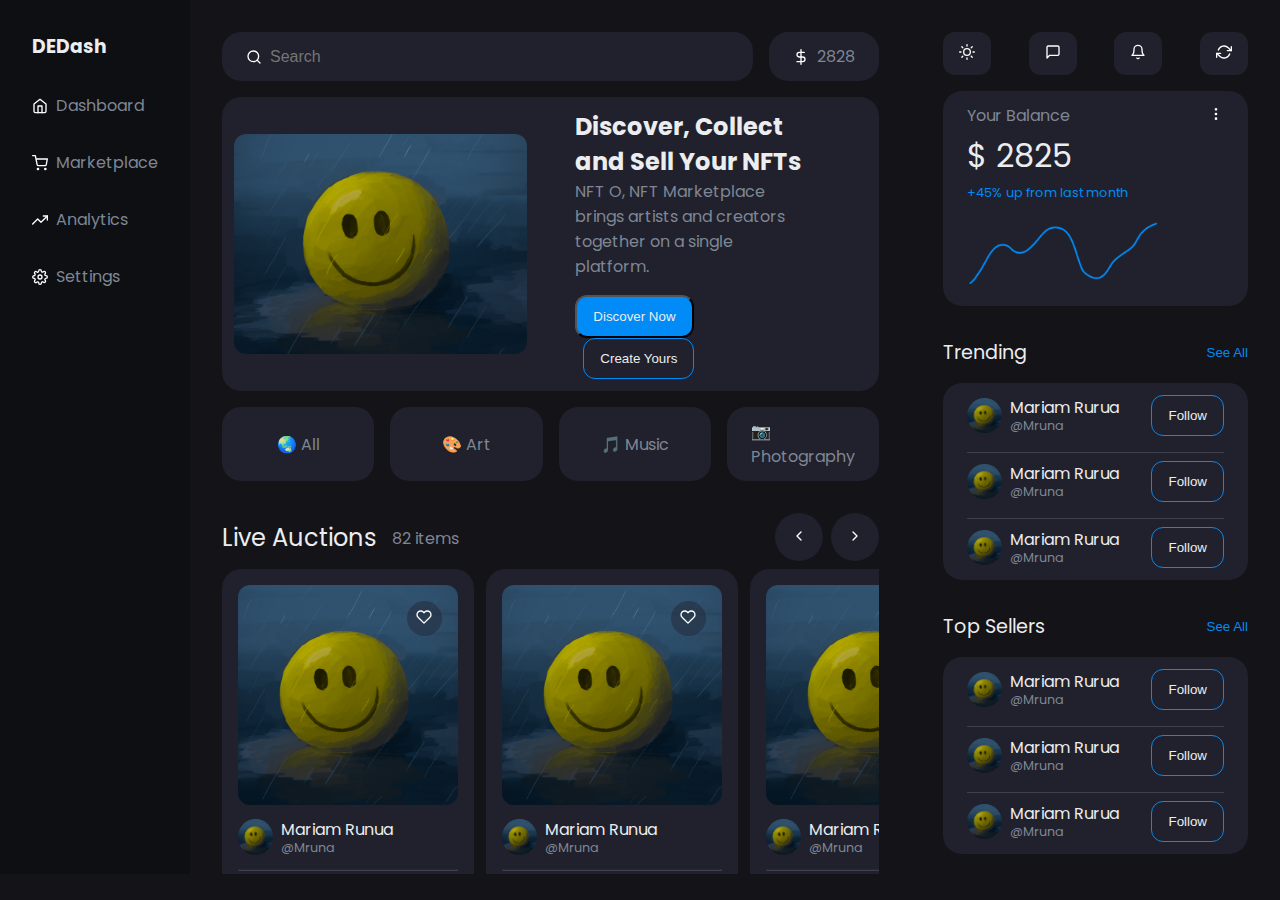
<file: Dashboard/index.html>
<!DOCTYPE html>
<html lang="en">

<head>
  <meta charset="UTF-8">
  <meta http-equiv="X-UA-Compatible" content="IE=edge">
  <meta name="viewport" content="width=device-width, initial-scale=1.0">
  <title>Dashboard</title>

  <link
    href="https://fonts.googleapis.com/css2?family=Poppins:wght@200;300;400;500;600&family=Rubik:wght@300;400&display=swap"
    rel="stylesheet">

  <link rel="stylesheet" href="css/styles.css">

</head>

<body>

  <nav>
    <h3>DEDash</h3>
    <ul>
      <li>
        <img class="icon-default" src="assets/icons/home.svg" alt="icon">
        <p>Dashboard</p>
      </li>
      <li>
        <img class="icon-default" src="assets/icons/shopping-cart.svg" alt="icon">
        <p>Marketplace</p>
      </li>
      <li>
        <img class="icon-default" src="assets/icons/trending-up.svg" alt="icon">
        <p>Analytics</p>
      </li>
      <li>
        <img class="icon-default" src="assets/icons/settings.svg" alt="icon">
        <p>Settings</p>
      </li>
    </ul>
  </nav>

  <main>

    <section id="section1">

      <div>
        <article class="container search">
          <img class="icon-default" src="assets/icons/search.svg" alt="search icon">
          <form action="">
            <input class="search-box" type="text" placeholder="Search">
          </form>
        </article>

        <article class="container">
          <img class="icon-default" src="assets/icons/dollar-sign.svg" alt="icon">
          <p>2828</p>
        </article>
      </div>

      <article class="container">
        <img src="./assets/images/smiley.png" alt="some image">
        <div>
          <h3>Discover, Collect and Sell Your NFTs</h2>
            <p>NFT O, NFT Marketplace brings artists and creators together on a single platform.</p>
            <div>
              <button class="btn-solid">Discover Now</button>
              <button class="btn-outline">Create Yours</button>
            </div>
        </div>
      </article>

      <article>
        <div class="container">
          <p>🌏 All</p>
        </div>
        <div class="container">
          <p>🎨 Art</p>
        </div>
        <div class="container">
          <p>🎵 Music</p>
        </div>
        <div class="container">
          <p>📷 Photography</p>
        </div>
      </article>

    </section>



    <section id="section2">

      <div>
        <p>Live Auctions</p>
        <span>82 items</span>
        <div>
          <button class="btn-solid"><img class="icon-default" src="assets/icons/chevron-left.svg" alt="icon"></button>
          <button class="btn-solid"><img class="icon-default" src="assets/icons/chevron-right.svg" alt="icon"></button>
        </div>
      </div>

      <article class="scroll-x">

        <div class="container card-element">
          <div>
            <img src="./assets/images/smiley.png" alt="image">
            <button><img class="icon-default heart-ico" src="assets/icons/heart.svg" alt="icon"></button>
          </div>

          <div>
            <img src="./assets/images/smiley.png" alt="profile picture">
            <div>
              <p>Mariam Runua</p>
              <p>@Mruna</p>
            </div>
          </div>

          <hr>

          <div>
            <div>
              <span>Highest bid</span>
              <p>9.2 ETH</p>
            </div>

            <div>
              <span>Remaining time</span>
              <p>04h:45m:28s</p>
            </div>
          </div>

        </div>

        <div class="container card-element">
          <div>
            <img src="./assets/images/smiley.png" alt="image">
            <button><img class="icon-default heart-ico" src="assets/icons/heart.svg" alt="icon"></button>
          </div>

          <div>
            <img src="./assets/images/smiley.png" alt="profile picture">
            <div>
              <p>Mariam Runua</p>
              <p>@Mruna</p>
            </div>
          </div>

          <hr>

          <div>
            <div>
              <span>Highest bid</span>
              <p>9.2 ETH</p>
            </div>

            <div>
              <span>Remaining time</span>
              <p>04h:45m:28s</p>
            </div>
          </div>

        </div>

        <div class="container card-element">
          <div>
            <img src="./assets/images/smiley.png" alt="image">
            <button><img class="icon-default heart-ico" src="assets/icons/heart.svg" alt="icon"></button>
          </div>

          <div>
            <img src="./assets/images/smiley.png" alt="profile picture">
            <div>
              <p>Mariam Runua</p>
              <p>@Mruna</p>
            </div>
          </div>

          <hr>

          <div>
            <div>
              <span>Highest bid</span>
              <p>9.2 ETH</p>
            </div>

            <div>
              <span>Remaining time</span>
              <p>04h:45m:28s</p>
            </div>
          </div>

        </div>

        <div class="container card-element">
          <div>
            <img src="./assets/images/smiley.png" alt="image">
            <button><img class="icon-default heart-ico" src="assets/icons/heart.svg" alt="icon"></button>
          </div>

          <div>
            <img src="./assets/images/smiley.png" alt="profile picture">
            <div>
              <p>Mariam Runua</p>
              <p>@Mruna</p>
            </div>
          </div>

          <hr>

          <div>
            <div>
              <span>Highest bid</span>
              <p>9.2 ETH</p>
            </div>

            <div>
              <span>Remaining time</span>
              <p>04h:45m:28s</p>
            </div>
          </div>

        </div>

        <div class="container card-element">
          <div>
            <img src="./assets/images/smiley.png" alt="image">
            <button><img class="icon-default heart-ico" src="assets/icons/heart.svg" alt="icon"></button>
          </div>

          <div>
            <img src="./assets/images/smiley.png" alt="profile picture">
            <div>
              <p>Mariam Runua</p>
              <p>@Mruna</p>
            </div>
          </div>

          <hr>

          <div>
            <div>
              <span>Highest bid</span>
              <p>9.2 ETH</p>
            </div>

            <div>
              <span>Remaining time</span>
              <p>04h:45m:28s</p>
            </div>
          </div>

        </div>

      </article>

      <div>
        <p>Top NFTs</p>
        <span>28 items</span>
        <div>
          <button class="btn-solid"><img class="icon-default" src="assets/icons/chevron-left.svg" alt="icon"></button>
          <button class="btn-solid"><img class="icon-default" src="assets/icons/chevron-right.svg" alt="icon"></button>
        </div>
      </div>

      <article class="scroll-x">

        <div class="container card-element">
          <div>
            <img src="./assets/images/smiley.png" alt="image">
            <button><img class="icon-default heart-ico" src="assets/icons/heart.svg" alt="icon"></button>
          </div>

          <div>
            <img src="./assets/images/smiley.png" alt="profile picture">
            <div>
              <p>Mariam Runua</p>
              <p>@Mruna</p>
            </div>
          </div>

          <hr>

          <div>
            <div>
              <span>Highest bid</span>
              <p>9.2 ETH</p>
            </div>

            <div>
              <span>Remaining time</span>
              <p>04h:45m:28s</p>
            </div>
          </div>

        </div>

        <div class="container card-element">
          <div>
            <img src="./assets/images/smiley.png" alt="image">
            <button><img class="icon-default heart-ico" src="assets/icons/heart.svg" alt="icon"></button>
          </div>

          <div>
            <img src="./assets/images/smiley.png" alt="profile picture">
            <div>
              <p>Mariam Runua</p>
              <p>@Mruna</p>
            </div>
          </div>

          <hr>

          <div>
            <div>
              <span>Highest bid</span>
              <p>9.2 ETH</p>
            </div>

            <div>
              <span>Remaining time</span>
              <p>04h:45m:28s</p>
            </div>
          </div>

        </div>

        <div class="container card-element">
          <div>
            <img src="./assets/images/smiley.png" alt="image">
            <button><img class="icon-default heart-ico" src="assets/icons/heart.svg" alt="icon"></button>
          </div>

          <div>
            <img src="./assets/images/smiley.png" alt="profile picture">
            <div>
              <p>Mariam Runua</p>
              <p>@Mruna</p>
            </div>
          </div>

          <hr>

          <div>
            <div>
              <span>Highest bid</span>
              <p>9.2 ETH</p>
            </div>

            <div>
              <span>Remaining time</span>
              <p>04h:45m:28s</p>
            </div>
          </div>

        </div>

        <div class="container card-element">
          <div>
            <img src="./assets/images/smiley.png" alt="image">
            <button><img class="icon-default heart-ico" src="assets/icons/heart.svg" alt="icon"></button>
          </div>

          <div>
            <img src="./assets/images/smiley.png" alt="profile picture">
            <div>
              <p>Mariam Runua</p>
              <p>@Mruna</p>
            </div>
          </div>

          <hr>

          <div>
            <div>
              <span>Highest bid</span>
              <p>9.2 ETH</p>
            </div>

            <div>
              <span>Remaining time</span>
              <p>04h:45m:28s</p>
            </div>
          </div>

        </div>

        <div class="container card-element">
          <div>
            <img src="./assets/images/smiley.png" alt="image">
            <button><img class="icon-default heart-ico" src="assets/icons/heart.svg" alt="icon"></button>
          </div>

          <div>
            <img src="./assets/images/smiley.png" alt="profile picture">
            <div>
              <p>Mariam Runua</p>
              <p>@Mruna</p>
            </div>
          </div>

          <hr>

          <div>
            <div>
              <span>Highest bid</span>
              <p>9.2 ETH</p>
            </div>

            <div>
              <span>Remaining time</span>
              <p>04h:45m:28s</p>
            </div>
          </div>

        </div>

      </article>



    </section>

  </main>

  <div>
    <aside>

      <div>
        <button class="btn-solid"><img class="icon-default" src="assets/icons/sun.svg" alt="icon"></button>
        <button class="btn-solid"><img class="icon-default" src="assets/icons/message-square.svg" alt="icon"></button>
        <button class="btn-solid"><img class="icon-default" src="assets/icons/bell.svg" alt="icon"></button>
        <button class="btn-solid"><img class="icon-default" src="assets/icons/refresh-cw.svg" alt="icon"></button>
      </div>

      <section>

        <article class="container" id="overview">
          <div>
            <span>Your Balance</span>
            <button class="btn-text"><img class="icon-default" src="assets/icons/more-vertical.svg" alt="icon"></button>
          </div>
          <h4>$ 2825</h4>
          <p>+45% up from last month</p>
          <img src="./assets/images/line.png" alt="graph line">
        </article>

        <div>
          <p>Trending</p>
          <button class="btn-text">See All</button>
        </div>

        <article class="container profile-list">
          <div>
            <img src="./assets/images/smiley.png" alt="image">
            <div>
              <p>Mariam Rurua</p>
              <span>@Mruna</span>
            </div>
            <button class="btn-outline">Follow</button>
          </div>

          <div>
            <img src="./assets/images/smiley.png" alt="image">
            <div>
              <p>Mariam Rurua</p>
              <span>@Mruna</span>
            </div>
            <button class="btn-outline">Follow</button>
          </div>

          <div>
            <img src="./assets/images/smiley.png" alt="image">
            <div>
              <p>Mariam Rurua</p>
              <span>@Mruna</span>
            </div>
            <button class="btn-outline">Follow</button>
          </div>
        </article>

        <div>
          <p>Top Sellers</p>
          <button class="btn-text">See All</button>
        </div>

        <article class="container profile-list">
          <div>
            <img src="./assets/images/smiley.png" alt="image">
            <div>
              <p>Mariam Rurua</p>
              <span>@Mruna</span>
            </div>
            <button class="btn-outline">Follow</button>
          </div>

          <div>
            <img src="./assets/images/smiley.png" alt="image">
            <div>
              <p>Mariam Rurua</p>
              <span>@Mruna</span>
            </div>
            <button class="btn-outline">Follow</button>
          </div>

          <div>
            <img src="./assets/images/smiley.png" alt="image">
            <div>
              <p>Mariam Rurua</p>
              <span>@Mruna</span>
            </div>
            <button class="btn-outline">Follow</button>
          </div>
        </article>

      </section>

    </aside>
  </div>

</body>

</html>
</file>
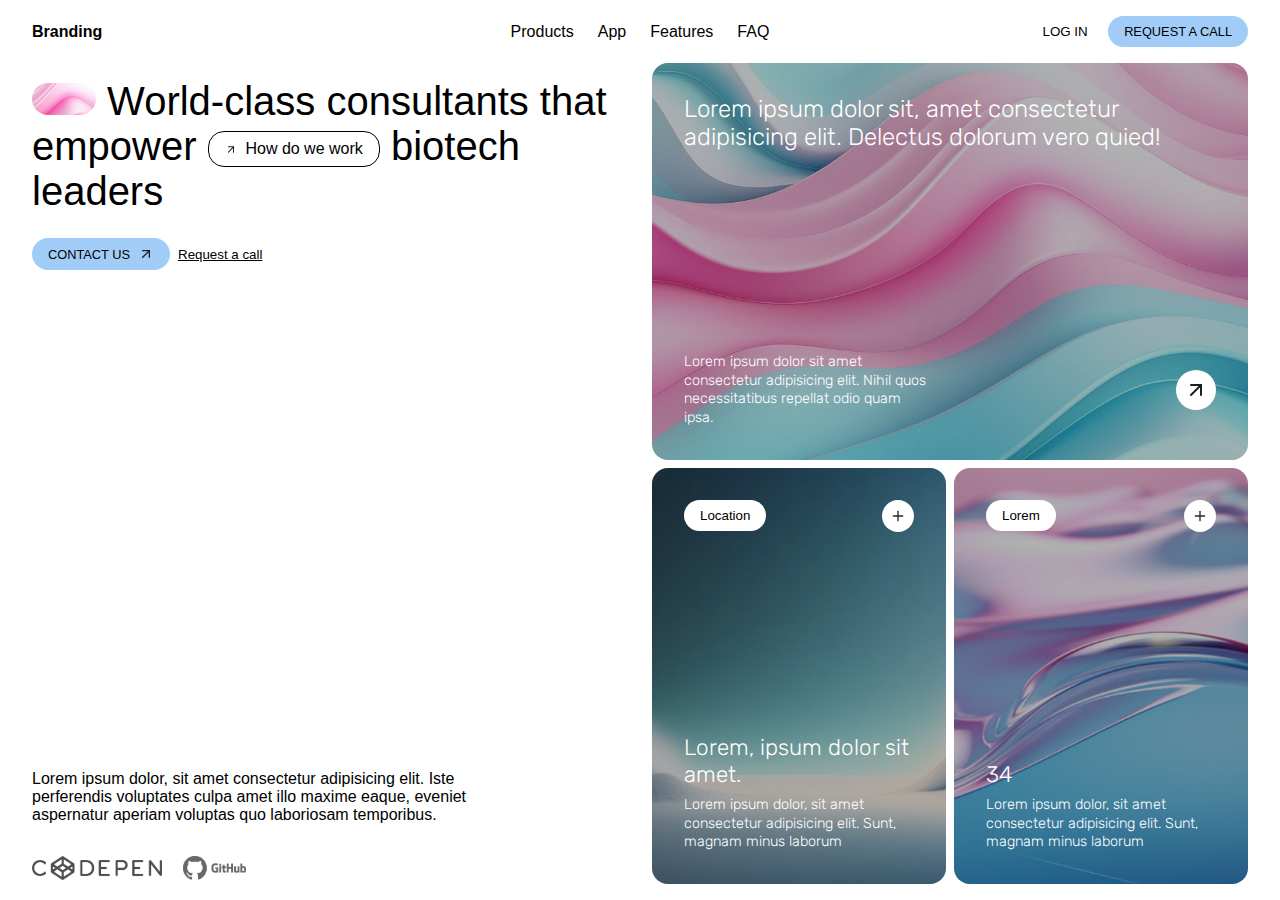
<file: Landing Page 1/index.html>
<!DOCTYPE html>
<html lang="en">

<head>
  <meta charset="UTF-8">
  <meta http-equiv="X-UA-Compatible" content="IE=edge">
  <meta name="viewport" content="width=device-width, initial-scale=1.0">
  <title>Document</title>
  <link rel="stylesheet" href="style.css">
  <link rel="stylesheet" href="style-common.css">

  <link rel="preconnect" href="https://fonts.googleapis.com">
  <link rel="preconnect" href="https://fonts.gstatic.com" crossorigin>
  <link href="https://fonts.googleapis.com/css2?family=Rubik:wght@300;400;500&display=swap" rel="stylesheet">
</head>

<body>

  <nav>
    <h4>Branding</h4>

    <ul>
      <li>Products</li>
      <li>App</li>
      <li>Features</li>
      <li>FAQ</li>
    </ul>

    <div>
      <button class="login-btn button-text">LOG IN</button>
      <button class="button button-solid">Request a call</button>
    </div>

    <button class="hamburger-menu">
      <img src="./Assets/menu.svg" alt="">
    </button>
  </nav>

  <main class="container"> <!-- TODO: Fixed height 100% vh (desktop) -->

    <section class="section1">

      <h3 class="sub-head"> <div class="back-fill"></div> World-class consultants that empower <span class="svg-external"><img src="Assets/arrow-up-right.svg" alt="">How do we work</span> biotech leaders</h3>

      <div class="cta-button-container">
        <button class="button button-solid cta-button contact-btn">
          <span>Contact us</span>
          <img src="./Assets/arrow-up-right.svg" alt="">
        </button>
        <button class="button-text cta-button">
          <span class="">Request a call</span>
        </button>
      </div>

      <div class="flex-fill"></div>

      <p>Lorem ipsum dolor, sit amet consectetur adipisicing elit. Iste perferendis voluptates culpa amet illo maxime
        eaque, eveniet aspernatur aperiam voluptas quo laboriosam temporibus.</p>

      <div class="nav-link">
        <img src="./Assets/codepen.webp" alt="">
        <img src="./Assets/github.webp" alt="">
      </div>

    </section>

    <section class="section2"> <!-- TODO: Update the root container for the right container-->

      <div class="card img-container card-1">
        <img src="Assets/BG1.jpg" class="img-cover" alt="">
        <h4 class="heading-4">Lorem ipsum dolor
          sit, amet consectetur adipisicing elit. Delectus dolorum vero quied!</h4>

        <p>Lorem ipsum dolor sit amet consectetur adipisicing elit. Nihil quos necessitatibus repellat odio quam ipsa.
        </p>

        <div class="external-link"><button><img src="Assets/arrow-up-right.svg" alt=""></button></div>
      </div>

      <div class="card img-container card-2">
        <img src="Assets/wepik-export-20231027043527ByKK.jpeg" class="img-cover" alt="">

        <button class="button-solid card-2-loc">Location</button>
        <div class="card-2-ext">
          <button>
            <img src="Assets/plus.svg" alt="">
          </button>
        </div>

        <h5 class="heading-5">Lorem, ipsum dolor sit amet.</h5>
        <p>Lorem ipsum dolor, sit amet consectetur adipisicing elit. Sunt, magnam minus laborum</p>
      </div>

      <div class="card img-container card-3">
        <img src="Assets/BG2.jpg" class="img-cover" alt="">

        <button class="button-solid">Lorem</button>
        <div class="card-2-ext">
          <button>
            <img src="Assets/plus.svg" alt="">
          </button>
        </div>

        <h5 class="heading-5">34</h5>
        <p>Lorem ipsum dolor, sit amet consectetur adipisicing elit. Sunt, magnam minus laborum</p>
      </div>
    </section>




  </main>

</body>

</html>
</file>
<file: Dashboard/css/styles.css>
nav {
  padding: 2rem;
  background-color: #0D0F13;
}
nav > h3 {
  color: #EBEDEF;
}
nav li {
  margin: 2rem -2rem;
  padding: 0 2rem;
  display: flex;
  flex-direction: row;
  align-items: center;
  color: #7F8694;
}
nav li img {
  margin-right: 0.5rem;
}
nav li:first-child {
  margin-top: 2rem;
}
nav li + li {
  margin-top: 0.5rem;
}

main {
  padding: 2rem;
}

#section1 .container {
  display: flex;
  flex-direction: row;
  align-items: center;
  color: #7F8694;
}
#section1 > div {
  display: flex;
  flex-direction: row;
}
#section1 > div article:first-child {
  flex: 1;
  margin-right: 1rem;
}
#section1 > div article img {
  margin-right: 0.5rem;
}
#section1 .search {
  display: flex;
  flex-direction: row;
}
#section1 .search > form {
  flex: 1;
}
#section1 .search-box {
  background-color: transparent;
  border: none;
  color: #fff;
  font-size: 1rem;
  width: 100%;
}
#section1 .search-box:focus {
  border: none;
  outline-width: 0;
}
#section1 > article:nth-child(2) {
  margin-top: 1rem;
}
#section1 > article:nth-child(2) img {
  height: 220px;
  aspect-ratio: 4/3;
  -o-object-fit: cover;
     object-fit: cover;
  border-radius: 0.75rem;
  margin-left: -0.75rem;
}
#section1 > article:nth-child(2) > div {
  padding: 0 3rem;
}
#section1 > article:nth-child(2) > div > div {
  margin-top: 1rem;
}
#section1 > article:nth-child(2) > div > div .btn-outline {
  margin-left: 0.5rem;
}
#section1 > article:nth-child(2) h3 {
  color: #EBEDEF;
  font-size: 1.5rem;
}
#section1 > article:nth-child(3) {
  margin-top: 1rem;
  display: flex;
  flex-direction: row;
  gap: 1rem;
}
#section1 > article:nth-child(3) div {
  flex: 1;
  display: flex;
  flex-direction: row;
  align-items: center;
  justify-content: center;
}
#section1 > article:nth-child(3) div > img {
  margin-right: 0.5rem;
}

#section2 > div {
  display: flex;
  flex-direction: row;
  align-items: center;
  margin-top: 2rem;
}
#section2 > div div {
  flex: 1;
  display: flex;
  justify-content: flex-end;
}
#section2 > div p {
  font-size: 1.5rem;
}
#section2 > div span {
  margin-left: 1rem;
  margin-top: 0.15rem;
  color: #7F8694;
}
#section2 > div .btn-solid {
  height: 3rem;
  width: 3rem;
  border: none;
  border-radius: 50%;
  background-color: #20212c;
}
#section2 > div .btn-solid + .btn-solid {
  margin-left: 0.5rem;
}
#section2 .scroll-x {
  display: flex;
  flex-direction: row;
  margin-top: 0.5rem;
  overflow-x: auto;
  padding-bottom: 1rem;
}

.card-element {
  padding: 1rem !important;
  width: -webkit-fit-content;
  width: -moz-fit-content;
  width: fit-content;
}
.card-element > div:first-child {
  position: relative;
  height: 220px;
  width: 220px;
}
.card-element > div:first-child > img {
  position: absolute;
  height: 220px;
  width: 220px;
  border-radius: 0.75rem;
  -o-object-fit: cover;
     object-fit: cover;
}
.card-element > div:first-child button {
  right: 0;
  top: 0;
  height: 2.2rem;
  width: 2.2rem;
  padding: 0.5rem;
  position: absolute;
  background-color: rgba(32, 33, 44, 0.4235294118);
  border: none;
  border-radius: 50%;
  margin: 1rem;
}
.card-element > div:nth-child(2) {
  display: flex;
  flex-direction: row;
  align-items: center;
  margin: 0.75rem 0;
}
.card-element > div:nth-child(2) img {
  height: 2.2rem;
  width: 2.2rem;
  -o-object-fit: cover;
     object-fit: cover;
  border-radius: 50%;
}
.card-element > div:nth-child(2) div {
  margin-left: 0.5rem;
}
.card-element > div:nth-child(2) p:nth-child(2) {
  color: #7F8694;
  margin-top: -0.2rem;
  font-size: 0.8rem;
}
.card-element hr {
  border-color: rgba(127, 134, 148, 0.3215686275);
}
.card-element > div:nth-child(4) {
  display: flex;
  flex-direction: row;
  justify-content: space-between;
}
.card-element > div:nth-child(4) span {
  font-size: 0.8rem;
  color: #7F8694;
}

.card-element + .card-element {
  margin-left: 0.75rem;
}

aside {
  padding: 2rem;
}
aside > div:first-child {
  display: flex;
  flex-direction: row;
  justify-content: space-between;
}
aside #overview {
  margin-top: 1rem;
}
aside #overview > div {
  display: flex;
  flex-direction: row;
  align-items: center;
  justify-content: space-between;
}
aside #overview span {
  color: #7F8694;
}
aside #overview h4 {
  font-size: 2rem;
  font-weight: 400;
  margin: 0.25rem 0;
}
aside #overview p {
  width: -webkit-max-content;
  width: -moz-max-content;
  width: max-content;
  font-size: 0.8rem;
  color: #008bf7;
}
aside #overview > img {
  width: 15vw;
  margin-top: 1rem;
}
aside section > div {
  display: flex;
  flex-direction: row;
  justify-content: space-between;
  align-items: center;
  margin-top: 2rem;
  margin-bottom: 1rem;
}
aside section > div p {
  font-size: 1.2rem;
}
aside section > div button {
  background-color: transparent !important;
}
aside .profile-list > div {
  display: flex;
  flex-direction: row;
  align-items: center;
}
aside .profile-list > div img {
  height: 2.2rem;
  width: 2.2rem;
  -o-object-fit: cover;
     object-fit: cover;
  border-radius: 50%;
}
aside .profile-list > div div {
  display: flex;
  flex-direction: column;
  margin-left: 0.5rem;
  margin-right: 2rem;
}
aside .profile-list > div div p {
  width: -webkit-max-content;
  width: -moz-max-content;
  width: max-content;
}
aside .profile-list > div div span {
  color: #7F8694;
  margin-top: -0.2rem;
  font-size: 0.8rem;
}
aside .profile-list div + div {
  margin-top: 1rem;
  border-top: 1px solid rgba(127, 134, 148, 0.3215686275);
  padding-top: 0.5rem;
}
aside button {
  background-color: #20212c !important;
  border: none;
}

.icon-default {
  width: 1rem !important;
  height: 1rem !important;
}

.pd-4 {
  padding: 0.5rem 0.75rem;
}

.pd-8 {
  padding: 1rem 1.5rem;
}

.pd-16 {
  padding: 1.5rem 2rem;
}

.container {
  background-color: #20212c;
  border-radius: 1.2rem;
  padding: 0.75rem 1.5rem;
}

.btn-solid {
  background-color: #008bf7;
  border-radius: 0.75rem;
  padding: 0.75rem 1rem;
  color: #EBEDEF;
}

.btn-outline {
  border: 1px solid #008bf7;
  border-radius: 0.75rem;
  padding: 0.75rem 1rem;
  background-color: transparent;
  color: #EBEDEF;
}

.btn-text {
  background-color: transparent;
  border: none;
  color: #008bf7;
}

:root ::-webkit-scrollbar {
  background-color: #141318;
  width: 0.5rem;
  height: 0.5rem;
}
:root ::-webkit-scrollbar-thumb {
  background-color: #5a5c6e;
  border-radius: 0.5rem;
}

html {
  font-family: "Poppins", sans-serif;
  background-color: #141318;
  color: #EBEDEF;
}

* {
  margin: 0;
  padding: 0;
}

body {
  display: flex;
  flex-direction: row;
  overflow: hidden;
}

main {
  max-width: 100%;
  overflow-x: hidden;
  overflow-y: auto;
  max-height: 90vh;
}

aside {
  overflow-y: scroll;
  height: 90vh;
}/*# sourceMappingURL=styles.css.map */
</file>
<file: Landing Page 1/style.css>
:root{
  --border-radius: 16px;
  --padding-horizontal: 40px;
  --padding-vertical: 16px;
  --padding-std: var(--padding-vertical) var(--padding-horizontal);
}

* {
  padding: 0;
  margin: 0;
  box-sizing: border-box;
}

html {
  font-family: sans-serif;
}

body{
  height: 100vh;
  position: relative;
  display: flex;
  flex-direction: column;
}



nav {
  display: flex;
  flex-direction: row;
  align-items: center;
  justify-content: space-between;
  padding: var(--padding-std);
}

nav>ul {
  position: absolute;
  left: 50%;
  transform: translateX(-50%);
  list-style-type: none;
  list-style: none;
  display: flex;
  gap: 24px;
  align-items: center;
}

.nav .button{
  margin-left: 8px;
  background-color: #f0f;
}

.hamburger-menu{
  display: none;
}


.nav-link{
  padding-top: var(--padding-vertical);
}

.nav-link img{
  height: 1.5rem;
  width: auto;
  padding-right: var(--padding-vertical);
  opacity: 0.7;
}

button{
  border: none;
}

/* left section */


.container {
  padding: 0 var(--padding-horizontal);
  display: flex;
  flex-direction: row;
  flex-grow: 1;
  gap: 24px;
}

.container section {
  flex-grow: 1;
  flex: 1;
  border-radius: 12px;
  overflow: hidden;
  position: relative;
}

.section1{
  padding: var(--padding-vertical) 0;
}

.button{
  border: none;
  font-size: 0.8rem;
  font-weight: 500;
  border-radius: 8px;
  background-color: #e2e3e7;
  text-transform: uppercase;
  padding: 8px 24px;
}


.section1{
  display: flex;
  flex-direction: column;
  justify-content: space-between;
}

.sub-head{
  font-weight: 400;
  font-size: 2.5rem;
  margin-bottom: 1.5rem;
}


.cta-button-container{
  display: flex;
  gap: 8px
}

.cta-button{
  display: flex;
  align-items: center;
}

.cta-button > div {
  padding-right: 8px;
}


.cta-button img{
  height: 16px;
  width: 16px;
}

.cta-button:first-child{
  color: black;
}

.cta-button:nth-child(2){
  text-decoration: underline;
}

.login-btn{
  padding-right: var(--padding-vertical);
}


.section1 > p{
  padding: var(--padding-vertical) 0;
  max-width: 80%;
}



/* RIGHT SECTION */




/* CARD CONTAINER GRID */

.section2{
  padding-bottom: var(--padding-vertical);
  display: grid;
  gap: 8px;
  grid-template-areas: 
  "card-1 card-1"
  "card-2 card-3";
  justify-content: space-between;
  font-family: 'Rubik', sans-serif;
}

.section2 button{
  background-color: white!important;
}

.heading-5{
  font-size: 1.4rem;
  font-weight: 300;
  padding-bottom: 8px;
}

.section2 p{
  font-size: 0.9rem;
  line-height: 1.3;
  font-weight: 300;
}

.card-1{
  grid-area: card-1;
}

.card-2{
  grid-area: card-2;
}

.card-3{
  grid-area: card-3;
}

.card-1{
  display: grid;
  grid-template-areas:
  "head head"
  "1 1";
  grid-template-columns: 1fr auto;
  grid-template-rows: 1fr auto;
}

.card-1 .heading-4{
  font-size: 1.5rem;
  font-weight: 300;
  grid-area: head;
}

.card-1 > p{
  max-width: 50%;
}

.card-1 button{
  width: min-content;
  aspect-ratio: 1 / 1;
  display: flex;
  align-items: center;
  justify-content: center;
  border-radius: 100%;
  padding: 8px;
}

.card-1 .external-link{
  display: flex;
  align-items: center;
}


.card-2{
  display: grid;
  grid-template-areas: 
  "button1 button2"
  "head head"
  "para para";
  grid-template-columns: 1fr auto;
  grid-template-rows: 1fr auto;
}


.card-2 button{
  width: min-content;
}

/* FIXME (URGENT): CSS SELECTOR IS NOT WORKING  */
/* PLEASE UNCOMMENT ME IN THE FUTURE */

/* .card-2 button:first-child{
  grid-area: button1;
  border-radius: var(--border-radius);
  min-height: 3rem!important;
}

.card-2 button:nth-child(1){
  grid-area: button2;
  border-radius: 100%;
} */

.card-2 h5{
  grid-area: head;
}

.card-2 p {
  grid-area: para;
}

/* TARGET ELEMENT WITHOUT USING GENERIC CLASS NAME */

.card-2-loc{
  height: 2rem;
}


.card-2-ext button{
  height: min-content;
  aspect-ratio: 1 / 1 !important;
  display: flex;
  align-items: center;
  justify-content: center;
  border-radius: 100%;
  padding: 8px;
}

.card-2-ext img{
  height: 1rem;
  width: 1rem;
}


 
/* CARD 3 */

.card-3{
  display: grid;
  grid-template-areas:
  "button1 profiles"
  "head head"
  "para para";
  grid-template-columns: 1fr auto;
  grid-template-rows: 1fr auto;
}

.card-3 button{
  height: min-content;
}

.card-3 .profiles{
  display: flex;
  flex-direction: row;
}

.card-3 h5{
  grid-area: head;
}

.card-3 p{
  grid-area: para;
}

.profiles > img{
  height: 25px;
  width: 25px;
}


/* .contact-btn{
  display: flex;
  align-items: center;
  justify-content: center;
} */

.contact-btn span:first-child{
  padding-right: 8px;
  margin-top: 1px;
}



.back-fill{
  height: 2rem;
  width: 4rem;
  display: inline-flex;
  border-radius: var(--border-radius);
  background: url(Assets/pink-bg.jpg);
  background-size: cover;
}

.svg-external{
  border: 1px black solid;
  font-size: 0.4em;
  height: auto;
  width: max-content;
  padding: 8px 16px;
  border-radius: var(--border-radius);
  display: inline-flex;
  align-items: center;
  justify-content: center;
  vertical-align: middle;
}

.svg-external img{
  height: 0.8em;
  padding-right: 8px;
}


@media screen and (max-width: 768px) {

  .container{
    flex-direction: column;
  }

  .container section{
    flex: auto;
  }

  .section1{
    display: block;
    padding-top: calc(var(--padding-horizontal) * 1.8);
  }

  .section1 > p{
    padding-top: calc(var(--padding-horizontal) * 2);
    max-width: 100%;
  }

  .section1 .svg-external{
    display: none;
  }

  .section2{
    grid-template-areas: 
  "card-1"
  "card-2"
  "card-3";
  gap: 16px;
  }


  /* nav > ul, nav > div{
    display: none;
  } */


  /* nav > ul, nav > div{

  } */

  nav > ul{
    position: fixed;
    z-index: 10;
    width: 100%;
    height: 100%;
    top: 0;
    margin: 0 !important;
    background-color: white;
    flex-direction: column;
    justify-content: center;
    font-size: 1.8rem;
    gap: 32px;
  }


  nav > ul > li{
    border-bottom: 1px black solid;
    width: 80%;
    padding-bottom: 32px;
    text-align: center;
  }

  .hamburger-menu{
    display: inline;
    position: fixed;
    right: 32px;
    background-color: transparent;
    z-index: 1000;
    display: flex;
  }


  nav > div{
    z-index: 1000;
    display: flex;
    flex-direction: column;
    position: fixed;
    bottom: 32px;
    font-size: 1.8rem!important;
  }


  .card-1 .heading-4{
    padding-bottom: 8px;
  }

  .card-1 > p{
    max-width: 90%;
  }

  .card-2 .heading-5, .card-3 .heading-5{
    padding-top: var(--padding-vertical);
  }

}
</file>
<file: Landing Page 1/style-common.css>
:root {
    --border-radius: 16px;
    --padding-horizontal: 32px;
    --padding-vertical: 16px;
    --padding-std: var(--padding-vertical) var(--padding-horizontal);

    /* Page theme: Light */
    --text-primary: #111;
    --text-secondary: #1e1e1e;
    --text-inactive: #393939;

    --color-primary: #a1ccf7;
    --color-secondary: #f1c5e8;
}


.card {
    background-color: #10101052;
    /* background-color: #252525; */
    color: white;
    border-radius: var(--border-radius);
    /* padding: 16px; */
    padding: calc(var(--padding-vertical) * 2);
}


.img-container {
    position: relative;
    overflow: hidden;
}

.img-cover {
    position: absolute;
    top: 0;
    left: 0;
    width: 100%;
    height: 100%;
    object-fit: cover;
    z-index: -1;
}

.button-solid {
    cursor: pointer;
    border: none;
    border-radius: var(--border-radius);
    background-color: var(--color-primary);
    width: fit-content;
    height: min-content;
    padding: 8px var(--padding-vertical);
}

.button-text {
    cursor: pointer;
    background-color: transparent;
    border: none;
}


.flex-fill {
    flex-grow: 1;
    flex: 1;
}
</file>
